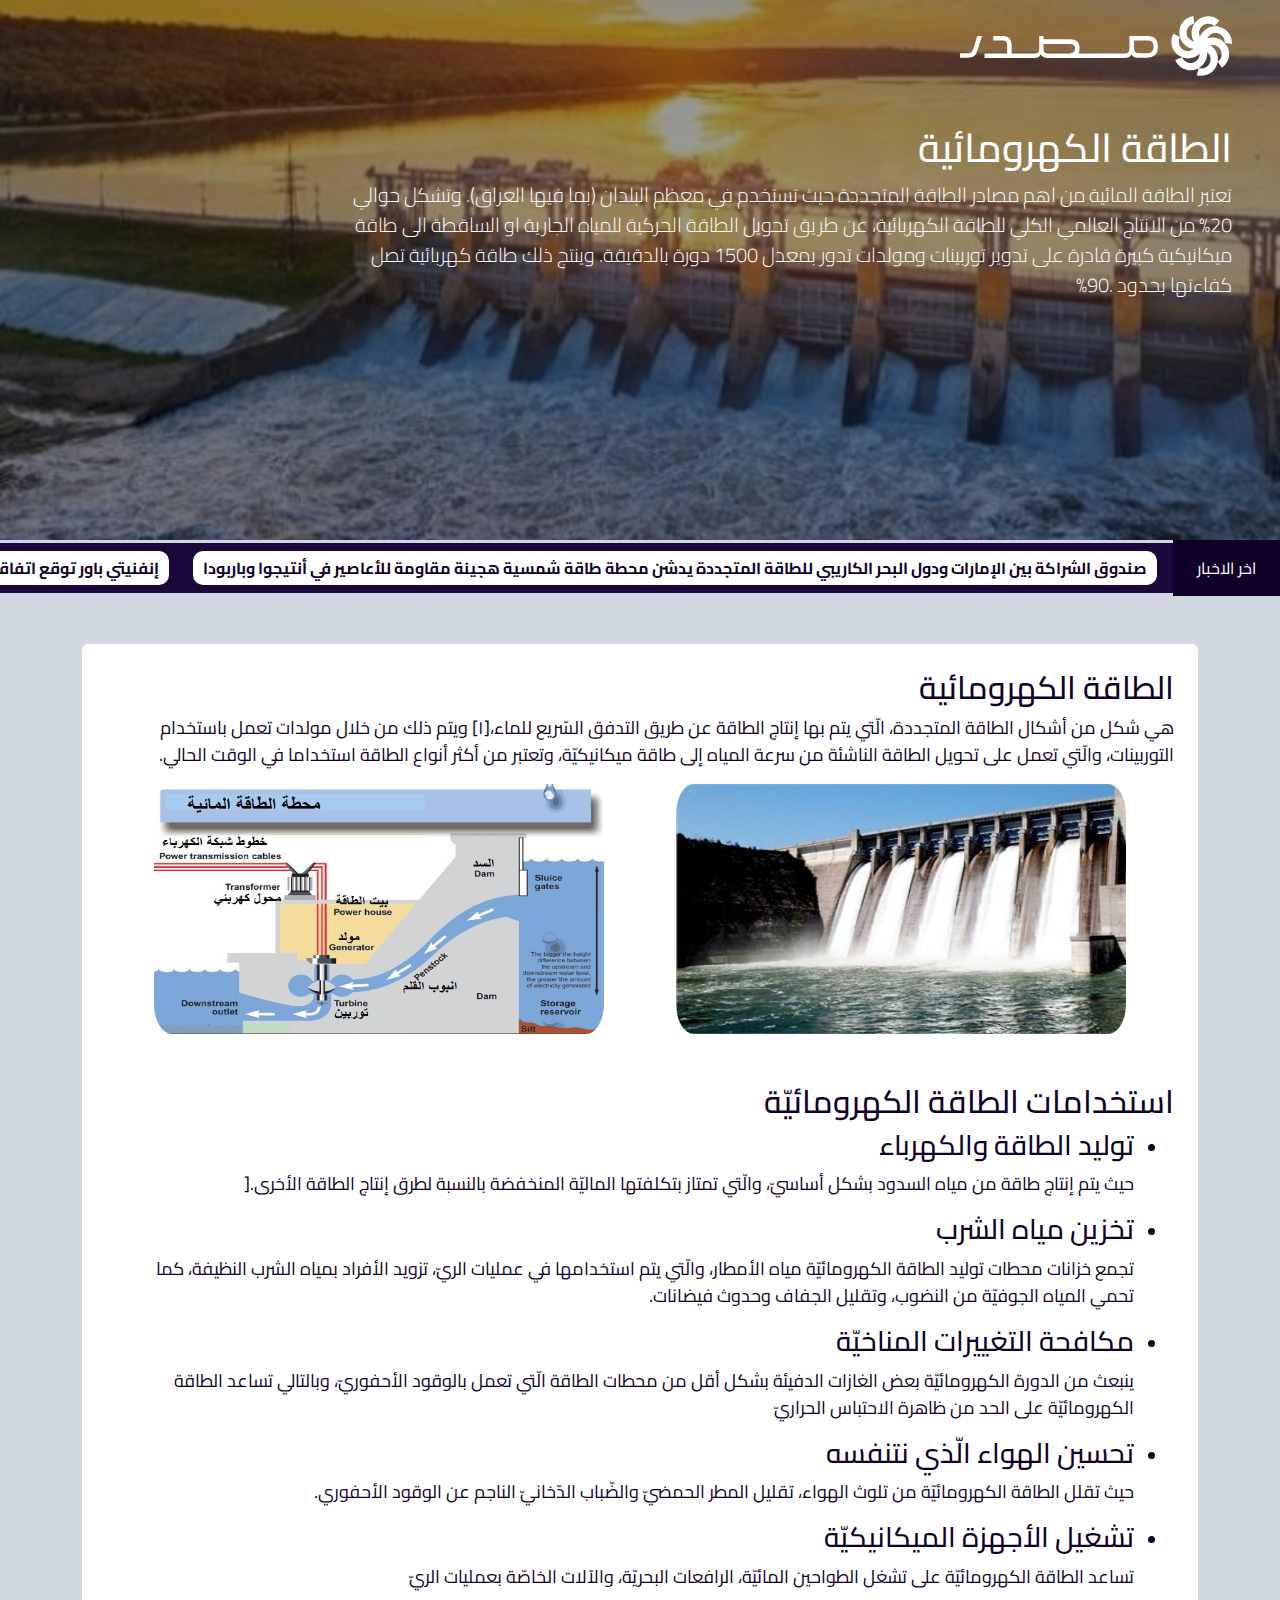
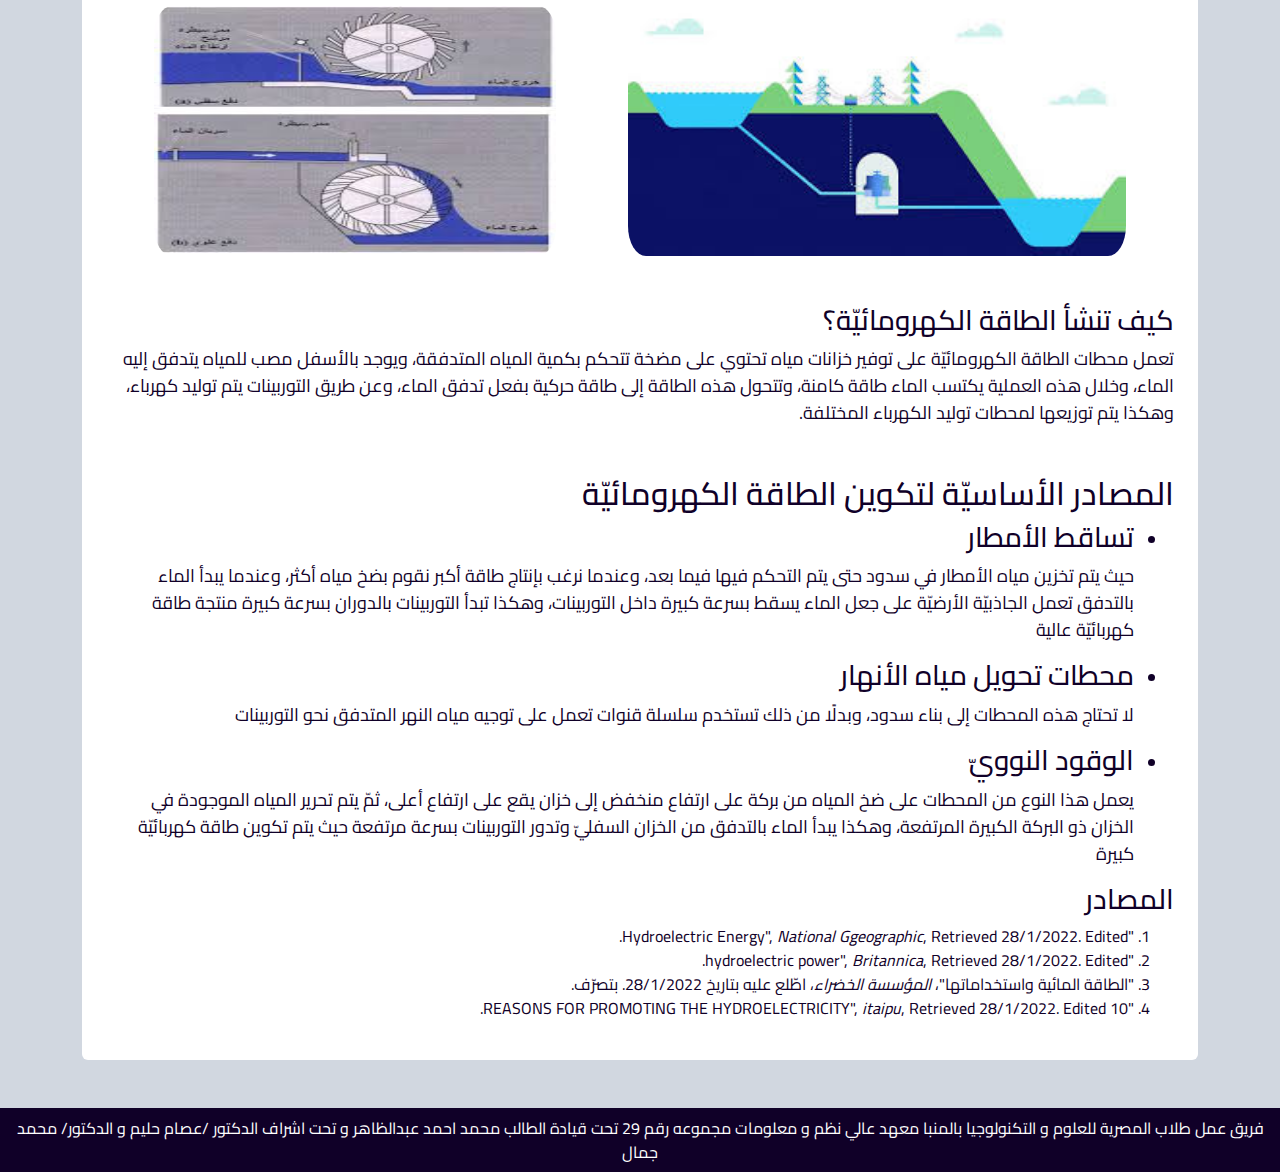
<file: pages/hdropower.html>
<!DOCTYPE html>
<html lang="ar" dir="rtl">

<head>
  <meta charset="UTF-8">
  <meta name="viewport" content="width=device-width, initial-scale=1.0">
  <link rel="icon" href="../media/images/pages/hydrogen/icon.svg">
  <link rel="stylesheet" href="../css/bootstrap.min.css">
  <link rel="stylesheet" href="../css/style.css">

  <title>الطاقة الكهرومائية</title>
</head>

<body>
  <header class="header z-1 text-white overflow-hidden vh-30 ">
    <div class="overlay position-absolute" style="inset:0">
      <img src="../media/images/Hydropower/1.jpg" alt="banner" class="w-100 h-100" style="object-fit: cover; ">
    </div>
    <a href="../index.html"> <img src="../media/images/logo.svg" alt="logo"
        class="w-25 z-3 position-relative pt-3 pe-5 wow bounceInLeft" data-wow-duration="1s"> </a>
    <div class="z-3 position-relative pt-5 pe-5 w-75">
      <h1 class="fs-[3rem]  wow bounceInRight" data-wow-duration="1s" data-wow-delay="1s">الطاقة الكهرومائية</h1>
      <p class="wow bounceInUp" style="font-size: 20px;font-weight: 300;" data-wow-duration="1s" data-wow-delay="2s">
        تعتبر الطاقة المائية من اهم مصادر الطاقة المتجددة حيث تستخدم في معظم البلدان (بما فيها العراق).
        وتشكل حوالي 20% من الانتاج العالمي الكلي للطاقة الكهربائية، عن طريق تحويل الطاقة الحركية
        للمياه الجارية او الساقطة الى طاقة ميكانيكية كبيرة قادرة على تدوير توربينات ومولدات تدور بمعدل
        1500 دورة بالدقيقة. وينتج ذلك طاقة كهربائية تصل كفاءتها بحدود .90%

      </p>
    </div>

  </header>

  <div class=" breaking-news d-flex justify-content-between align-items-center ">
    <div class=" bg-primary px-4 py-3 text-nowrap">اخر الاخبار</div>
    <div class=" tricker flex-grow-1 bg-secoundary px-3 py-2 overflow-hidden ">
      <div class=" tricker-wraper  d-flex gap-4 flex-nowrap" style="width: fit-content;">
        <div class="news">صندوق الشراكة بين الإمارات ودول البحر الكاريبي للطاقة المتجددة يدشن محطة طاقة شمسية هجينة
          مقاومة للأعاصير في أنتيجوا وباربودا</div>
        <div class="news">إنفنيتي باور توقع اتفاقية مدتها 20 عامًا مع شركة الكهرباء الوطنية السنغاليةSenelec لتوفير
          حلول
          بطاريات تخزين الطاقة على مستوى البنية التحتية في السنغال</div>
        <div class="news">أول تحالف بحثي في الإمارات لتوسيع إنتاج وقود الطيران المستدام</div>
        <div class="news">منصة "شباب من أجل الاستدامة" تعلن عن المشروع الفائز بمسابقة "الابتكار من أجل المناخ"</div>
        <div class="news">ثورة طاقة متجددة بمشاركة مصرية.. جيل جديد من بطاريايات الزنك</div>
        <div class="news">"توتال إنرجيز" تستحوذ على مشروعين لطاقة الرياح في الدنمارك</div>
        <div class="news">118 دولة تتعهد بمضاعفة الطاقة المتجددة 3 مرات بحلول 2030</div>
        <div class="news">وزير الطاقة السعودي: يمكننا أن نكون المصدر للهيدروجين النظيف</div>
        <div class="news">IRENA: العالم بحاجة لخفض الانبعاثات 40% بحلول 2030
        </div>
        <div class="news"> أردوغان: نسبة استخدام الطاقة المتجددة في تركيا ارتفعت %1</div>
      </div>
    </div>
    <div class="blog">

    </div>
  </div>
  <main class="container ">
    <div class="content bg-white rounded p-4  mt-5 ">
      <h2>الطاقة الكهرومائية</h2>
      <p>هي شكل من أشكال الطاقة المتجددة، الّتي يتم بها إنتاج الطاقة عن طريق التدفق السّريع للماء،[١] ويتم ذلك من خلال
        مولدات تعمل باستخدام التوربينات، والّتي تعمل على تحويل الطاقة الناشئة من سرعة المياه إلى طاقة ميكانيكيّة، وتعتبر
        من أكثر أنواع الطاقة استخداما في الوقت الحالي.
      </p>
      <div class="row gap-5 px-5 ">
        <img class="col-12 col-md" style="border-radius: 30px;height: 250px;" src="../media/images/Hydropower/2.jpg"
          alt="hydrogen">
        <img class="col-12 col-md " style="border-radius: 30px;height: 250px;" src="../media/images/Hydropower/3.jpg"
          alt="hydrogen">
      </div>
      <h2 class="mt-5">استخدامات الطاقة الكهرومائيّة</h2>
      <ul>
        <li>
          <h3>توليد الطاقة والكهرباء
          </h3>
          <p>حيث يتم إنتاج طاقة من مياه السدود بشكل أساسيّ، والّتي تمتاز بتكلفتها الماليّة المنخفضة بالنسبة لطرق
            إنتاج الطاقة الأخرى.[
          </p>
        </li>
        <li>
          <h3>تخزين مياه الشرب
          </h3>
          <p>تجمع خزانات محطات توليد الطاقة الكهرومائيّة مياه الأمطار، والّتي يتم استخدامها في عمليات الريّ، تزويد
            الأفراد بمياه الشرب النظيفة، كما تحمي المياه الجوفيّة من النضوب، وتقليل الجفاف وحدوث فيضانات.

          </p>
        </li>
        <li>
          <h3>مكافحة التغييرات المناخيّة

          </h3>
          <p>ينبعث من الدورة الكهرومائيّة بعض الغازات الدفيئة بشكل أقل من محطات الطاقة الّتي تعمل بالوقود الأحفوريّ،
            وبالتالي تساعد الطاقة الكهرومائيّة على الحد من ظاهرة الاحتباس الحراريّ
          </p>
        </li>
        <li>
          <h3>تحسين الهواء الّذي نتنفسه

          </h3>
          <p>حيث تقلل الطاقة الكهرومائيّة من تلوث الهواء، تقليل المطر الحمضيّ والضّباب الدّخانيّ الناجم عن الوقود
            الأحفوري.
          </p>
        </li>
        <li>
          <h3>تشغيل الأجهزة الميكانيكيّة
          </h3>
          <p>تساعد الطاقة الكهرومائيّة على تشغل الطواحين المائيّة، الرافعات البحريّة، والآلات الخاصّة بعمليات الريّ
          </p>
        </li>

      </ul>
      <div class="row gap-5 px-5 ">
        <img class=" col-12 col-md" style="border-radius: 30px;height: 250px;" src="../media/images/Hydropower/4.jpeg"
          alt="hydrogen">
        <img class="col-12 col-md " style="border-radius: 30px;height: 250px;" src="../media/images/Hydropower/5.jpeg"
          alt="hydrogen">
      </div>
      <h3 class="mt-5">كيف تنشأ الطاقة الكهرومائيّة؟
      </h3>
      <p>تعمل محطات الطاقة الكهرومائيّة على توفير خزانات مياه تحتوي على مضخة تتحكم بكمية المياه المتدفقة، ويوجد بالأسفل
        مصب للمياه يتدفق إليه الماء، وخلال هذه العملية يكتسب الماء طاقة كامنة، وتتحول هذه الطاقة إلى طاقة حركية بفعل
        تدفق الماء، وعن طريق التوربينات يتم توليد كهرباء، وهكذا يتم توزيعها لمحطات توليد الكهرباء المختلفة.

      </p>

      <h2 class="mt-5">المصادر الأساسيّة لتكوين الطاقة الكهرومائيّة
      </h2>
      <ul>
        <li>
          <h3>تساقط الأمطار
          </h3>
          <p>حيث يتم تخزين مياه الأمطار في سدود حتى يتم التحكم فيها فيما بعد، وعندما نرغب بإنتاج طاقة أكبر نقوم بضخ مياه
            أكثر، وعندما يبدأ الماء بالتدفق تعمل الجاذبيّة الأرضيّة على جعل الماء يسقط بسرعة كبيرة داخل التوربينات،
            وهكذا تبدأ التوربينات بالدوران بسرعة كبيرة منتجة طاقة كهربائيّة عالية

          </p>
        </li>
        <li>
          <h3>محطات تحويل مياه الأنهار

          </h3>
          <p>لا تحتاج هذه المحطات إلى بناء سدود، وبدلًا من ذلك تستخدم سلسلة قنوات تعمل على توجيه مياه النهر المتدفق نحو
            التوربينات

          </p>
        </li>
        <li>
          <h3>الوقود النوويّ
          </h3>
          <p>يعمل هذا النوع من المحطات على ضخ المياه من بركة على ارتفاع منخفض إلى خزان يقع على ارتفاع أعلى، ثمّ يتم
            تحرير المياه الموجودة في الخزان ذو البركة الكبيرة المرتفعة، وهكذا يبدأ الماء بالتدفق من الخزان السفليّ وتدور
            التوربينات بسرعة مرتفعة حيث يتم تكوين طاقة كهربائيّة كبيرة
          </p>
        </li>

      </ul>
      <h3>المصادر</h3>
      <ol class="references" style="display: block;">
        <li id="cite_note-c4674b8a_7b85_4be6_97a0_76de370b5abf-1">
          <a rel="nofollow" class="external text"
            href="https://www.nationalgeographic.org/encyclopedia/hydroelectric-energy/?fbclid=IwAR1ah8kuiA0Q5zZquH4FtSgLxcNvXMUMaRnhetsPKG66bn3X215J60TQKGs">"Hydroelectric
            Energy"</a>, <i>National Ggeographic</i>, Retrieved 28/1/2022. Edited.
        </li>
        <li id="cite_note-52549d75_d665_43c5_9b04_b820853f7323-2">
          <a rel="nofollow" class="external text"
            href="https://www.britannica.com/science/hydroelectric-power">"hydroelectric power"</a>,
          <i>Britannica</i>, Retrieved 28/1/2022. Edited.
        </li>
        <li id="cite_note-3f6acd0c_b089_444f_8784_3ac17eb077b8-3">
          <a rel="nofollow" class="external text"
            href="https://alkhadraasy.com/2019/09/29/%D8%A7%D9%84%D8%B7%D8%A7%D9%82%D8%A9-%D8%A7%D9%84%D9%85%D8%A7%D8%A6%D9%8A%D8%A9-%D9%88%D8%A7%D8%B3%D8%AA%D8%AE%D8%AF%D8%A7%D9%85%D8%A7%D8%AA%D9%87%D8%A7/?fbclid=IwAR1SZFXd265xI9-ZU5odp6CqjuCqU_Cuyl_QdVs6SNhN-a15PQa-4XvN9_c#:~:text=%E2%80%93%20%D8%AA%D8%B4%D8%BA%D9%8A%D9%84%20%D8%A7%D9%84%D9%85%D8%B7%D8%A7%D8%AD%D9%86%20%D9%88%D8%AA%D8%B3%D9%8A%D9%8A%D8%B1%20%D8%A7%D9%84%D8%A2%D9%84%D8%A7%D8%AA%20%D8%A8%D9%88%D8%A7%D8%B3%D8%B7%D8%A9,%D8%A7%D9%84%D9%85%D8%A7%D8%A6%D9%8A%D8%A9%20%D9%88%D8%A7%D9%84%D8%B1%D8%A7%D9%81%D8%B9%D8%A7%D8%AA%20%D8%A7%D9%84%D8%A8%D8%AD%D8%B1%D9%8A%D8%A9%20%D9%88%D8%A7%D9%84%D9%85%D8%B5%D8%A7%D8%B9%D8%AF%20%D8%A7%D9%84%D9%85%D9%86%D8%B2%D9%84%D9%8A%D8%A9">"الطاقة
            المائية واستخداماتها"</a>، <i>المؤسسة الخضراء</i>، اطّلع عليه بتاريخ 28/1/2022. بتصرّف.
        </li>
        <li id="cite_note-b263c8dd_ce51_4e47_913e_038e7ac98151-4">

          <a rel="nofollow" class="external text"
            href="https://www.itaipu.gov.br/en/energy/10-reasons-promoting-hydroelectricity?fbclid=IwAR3Olt9vfACcAQVXoOSR9HYqGTc2jHRH_BWPdjnkkz93DM0G7oTFeczm-Ik">"10
            REASONS FOR PROMOTING THE HYDROELECTRICITY"</a>, <i>itaipu</i>, Retrieved 28/1/2022. Edited.
        </li>
      </ol>
    </div>
  </main>
  <footer class="bg-primary py-2 mt-5 text-center">
    فريق عمل طلاب المصرية للعلوم و التكنولوجيا بالمنبا معهد عالي نظم و معلومات مجموعه رقم 29 تحت قيادة الطالب محمد احمد عبدالظاهر و تحت اشراف الدكتور /عصام حليم و الدكتور/ محمد جمال
  </footer>
  <script src="../js/bootstrap.bundle.min.js"></script>
</body>

</html>
</file>
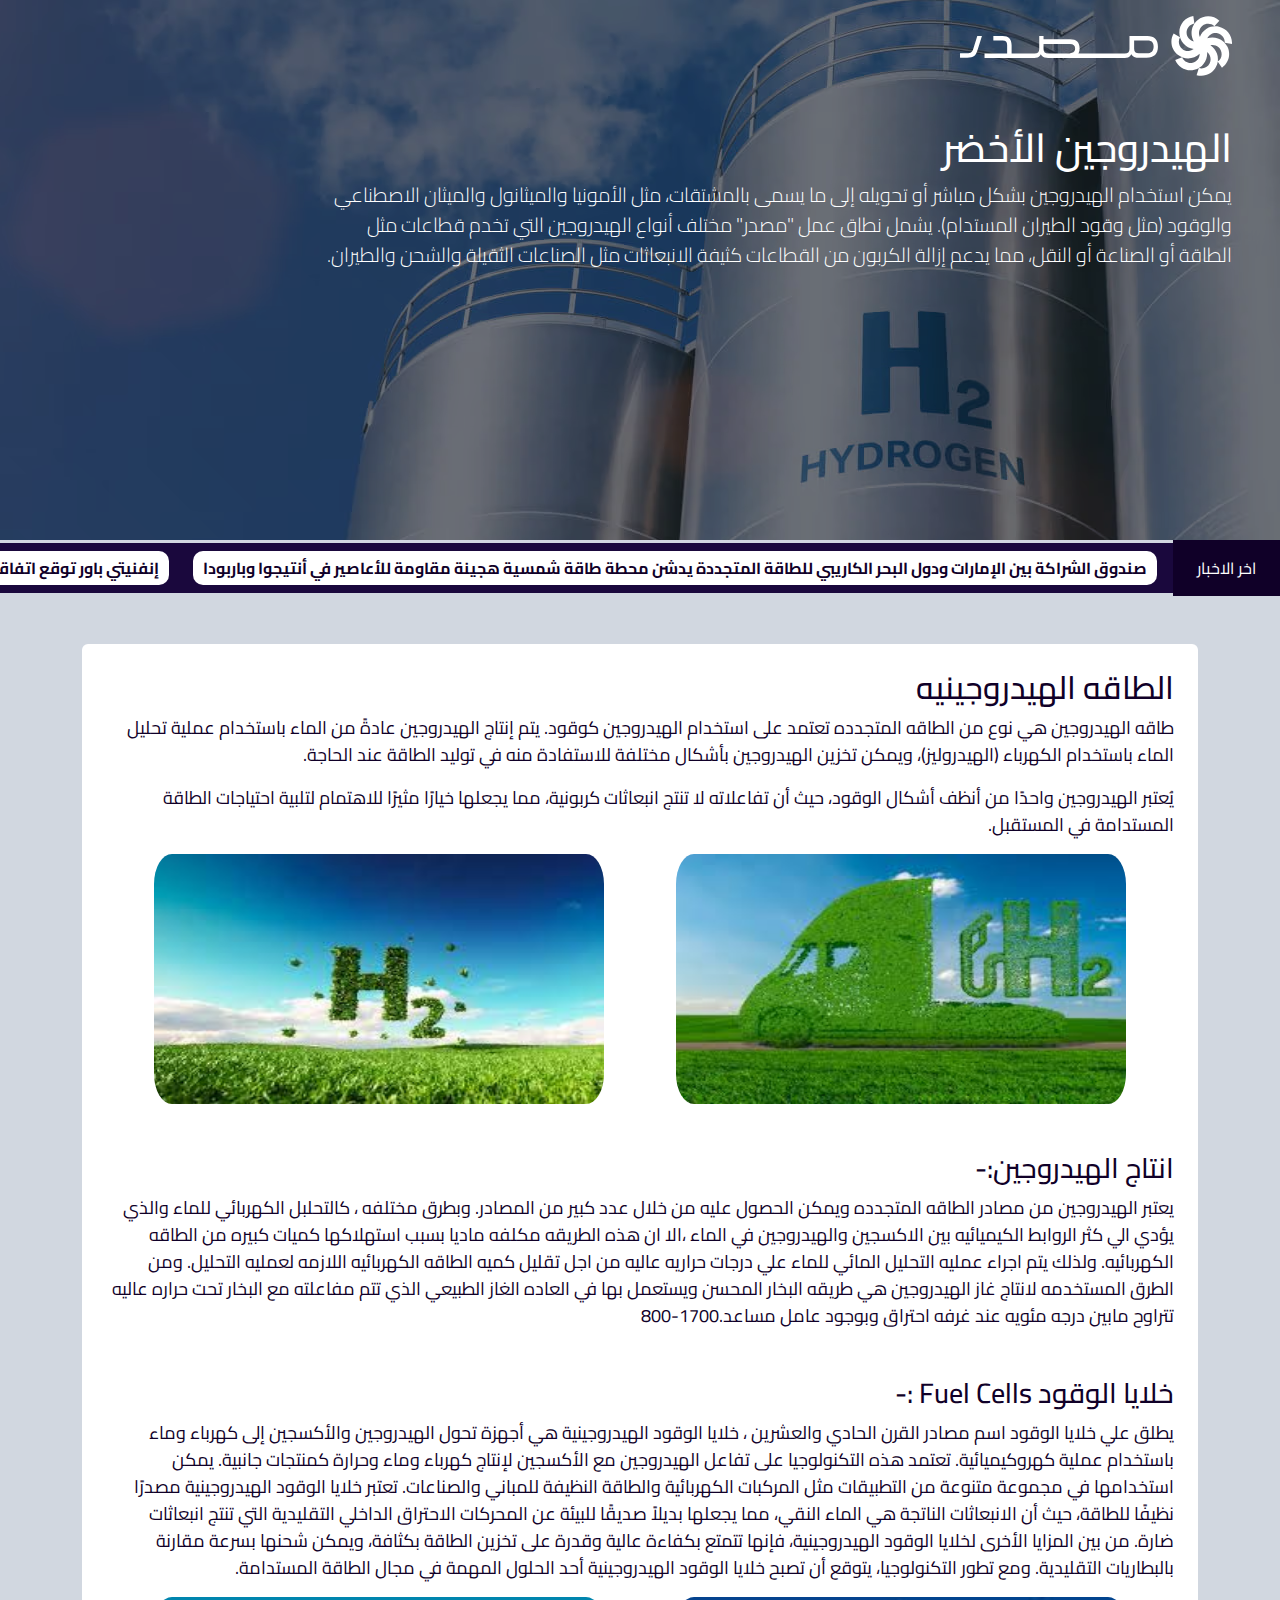
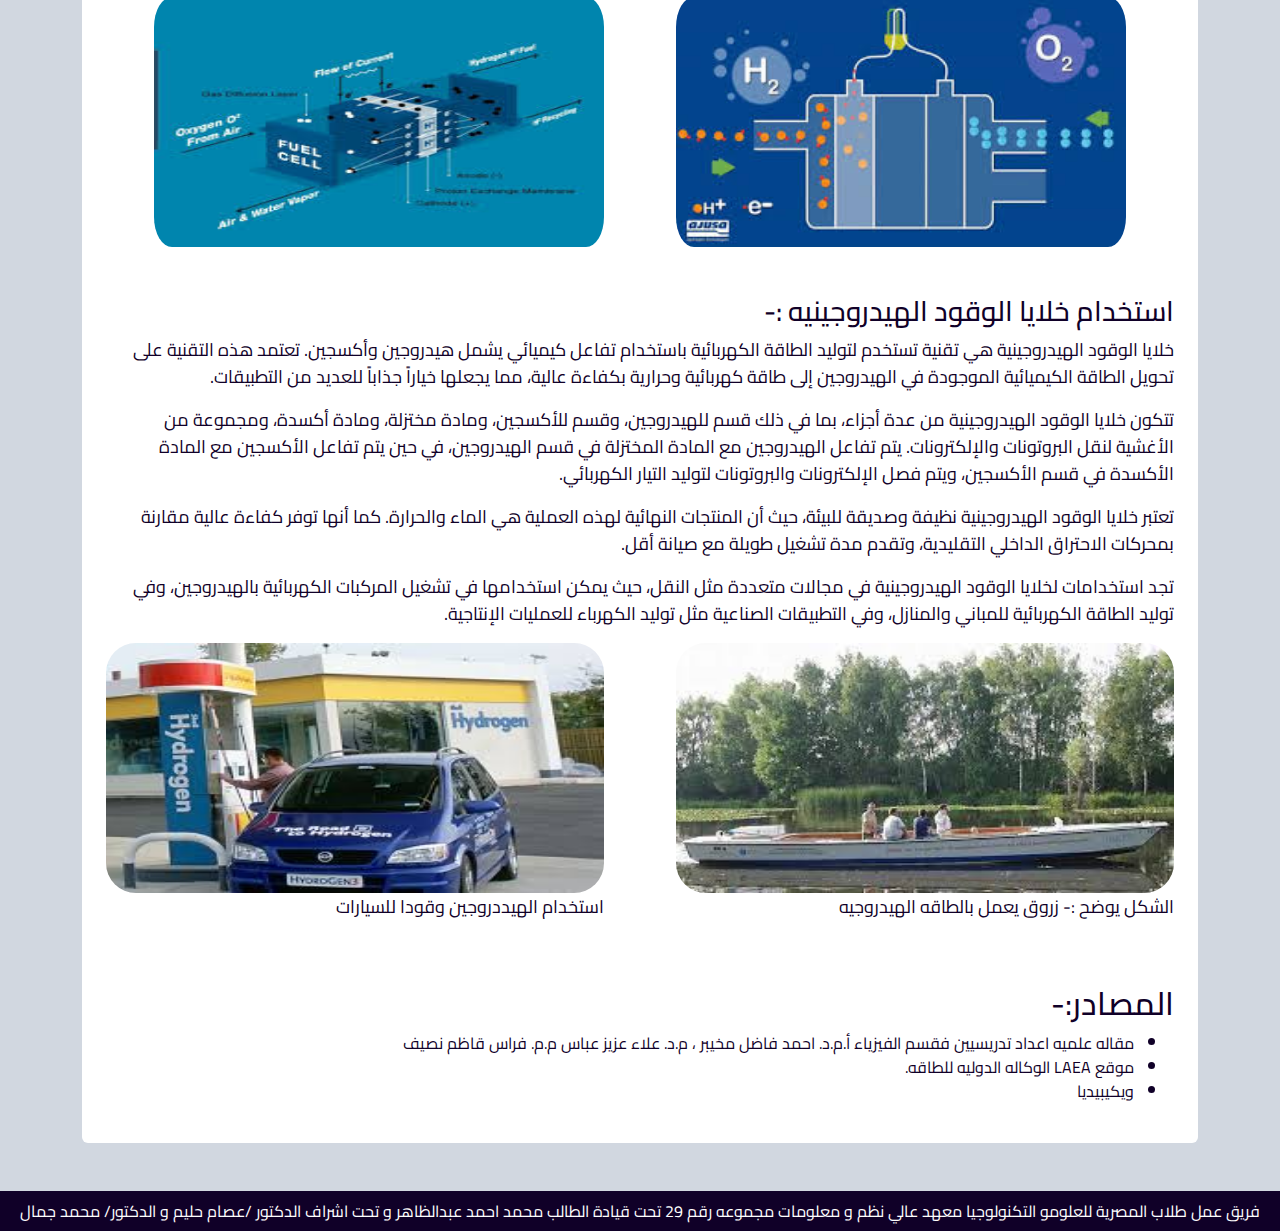
<file: pages/hydrogen.html>
<!DOCTYPE html>
<html lang="ar" dir="rtl">

<head>
  <meta charset="UTF-8">
  <meta name="viewport" content="width=device-width, initial-scale=1.0">
  <link rel="icon" href="../media/images/pages/hydrogen/icon.svg">
  <link rel="stylesheet" href="../css/bootstrap.min.css">
  <link rel="stylesheet" href="../css/style.css">

  <title>الهيدروجين الأخضر</title>
</head>

<body>
  <header class="header z-1 text-white overflow-hidden vh-30">
    <div class="overlay position-absolute">
      <img src="../media/images/pages/hydrogen/green-hydrogen-banner.jpg" alt="banner" style="object-fit: cover;">
    </div>
    <a href="../index.html"> <img src="../media/images/logo.svg" alt="logo"
        class="w-25 z-3 position-relative pt-3 pe-5 wow bounceInLeft" data-wow-duration="1s"> </a>
    <div class="z-3 position-relative pt-5 pe-5 w-75">
      <h1 class="fs-[3rem]  wow bounceInRight" data-wow-duration="1s" data-wow-delay="1s">الهيدروجين الأخضر</h1>
      <p class="wow bounceInUp" style="font-size: 20px;font-weight: 300;" data-wow-duration="1s" data-wow-delay="2s">
        يمكن استخدام الهيدروجين بشكل مباشر أو تحويله إلى ما يسمى بالمشتقات، مثل الأمونيا والميثانول والميثان الاصطناعي
        والوقود (مثل وقود الطيران المستدام). يشمل نطاق عمل "مصدر" مختلف أنواع الهيدروجين التي تخدم قطاعات مثل الطاقة أو
        الصناعة أو النقل، مما يدعم إزالة الكربون من القطاعات كثيفة الانبعاثات مثل الصناعات الثقيلة والشحن والطيران.
      </p>
    </div>

  </header>

  <div class=" breaking-news d-flex justify-content-between  align-items-center ">
    <div class=" bg-primary px-4 py-3 text-nowrap">اخر الاخبار</div>
    <div class=" tricker flex-grow-1 bg-secoundary px-3 py-2 overflow-hidden ">
      <div class=" tricker-wraper  d-flex gap-4 flex-nowrap" style="width: fit-content;">
        <div class="news">صندوق الشراكة بين الإمارات ودول البحر الكاريبي للطاقة المتجددة يدشن محطة طاقة شمسية هجينة
          مقاومة للأعاصير في أنتيجوا وباربودا</div>
        <div class="news">إنفنيتي باور توقع اتفاقية مدتها 20 عامًا مع شركة الكهرباء الوطنية السنغاليةSenelec لتوفير
          حلول
          بطاريات تخزين الطاقة على مستوى البنية التحتية في السنغال</div>
        <div class="news">أول تحالف بحثي في الإمارات لتوسيع إنتاج وقود الطيران المستدام</div>
        <div class="news">منصة "شباب من أجل الاستدامة" تعلن عن المشروع الفائز بمسابقة "الابتكار من أجل المناخ"</div>
        <div class="news">ثورة طاقة متجددة بمشاركة مصرية.. جيل جديد من بطاريايات الزنك</div>
        <div class="news">"توتال إنرجيز" تستحوذ على مشروعين لطاقة الرياح في الدنمارك</div>
        <div class="news">118 دولة تتعهد بمضاعفة الطاقة المتجددة 3 مرات بحلول 2030</div>
        <div class="news">وزير الطاقة السعودي: يمكننا أن نكون المصدر للهيدروجين النظيف</div>
        <div class="news">IRENA: العالم بحاجة لخفض الانبعاثات 40% بحلول 2030
        </div>
        <div class="news"> أردوغان: نسبة استخدام الطاقة المتجددة في تركيا ارتفعت %1</div>
      </div>
    </div>
    <div class="blog">

    </div>
  </div>
  <main class="container ">
    <div class="content bg-white rounded p-4  mt-5 ">
      <h2>الطاقه الهيدروجينيه</h2>
      <p>طاقه الهيدروجين هي نوع من الطاقه المتجدده تعتمد على استخدام الهيدروجين كوقود. يتم إنتاج الهيدروجين عادةً من
        الماء باستخدام عملية تحليل الماء باستخدام الكهرباء (الهيدروليز)، ويمكن تخزين الهيدروجين بأشكال مختلفة للاستفادة
        منه في توليد الطاقة عند الحاجة.</p>
      <p> يُعتبر الهيدروجين واحدًا من أنظف أشكال الوقود، حيث أن تفاعلاته لا تنتج انبعاثات كربونية، مما يجعلها خيارًا
        مثيرًا للاهتمام لتلبية احتياجات الطاقة المستدامة في المستقبل.</p>
      <div class="row gap-5 px-5 ">
        <img class="col-12 col-md" style="border-radius: 30px;height: 250px;" src="../media/images/pages/hydrogen/1.jpg"
          alt="hydrogen">
        <img class="col-12 col-md " style="border-radius: 30px;height: 250px;"
          src="../media/images/pages/hydrogen/2.jpg" alt="hydrogen">
      </div>
      <h3 class="mt-5">انتاج الهيدروجين:-</h3>
      <p>يعتبر الهيدروجين من مصادر الطاقه المتجدده ويمكن الحصول عليه من خلال عدد كبير من المصادر. وبطرق مختلفه ،
        كالتحلبل الكهربائي للماء والذي يؤدي الي كثر الروابط الكيميائيه بين الاكسجين والهيدروجين في الماء ،الا ان هذه
        الطريقه مكلفه ماديا بسبب استهلاكها كميات كبيره من الطاقه الكهربائيه. ولذلك يتم اجراء عمليه التحليل المائي للماء
        علي درجات حراريه عاليه من اجل تقليل كميه الطاقه الكهربائيه اللازمه لعمليه التحليل. ومن الطرق المستخدمه لانتاج
        غاز الهيدروجين هي طريقه البخار المحسن ويستعمل بها في العاده الغاز الطبيعي الذي تتم مفاعلته مع البخار تحت حراره
        عاليه تتراوح مابين درجه مئويه عند غرفه احتراق وبوجود عامل مساعد.1700-800 </p>
      <h3 class="mt-5">خلايا الوقود Fuel Cells :-</h3>
      <p>يطلق علي خلايا الوقود اسم مصادر القرن الحادي والعشرين ، خلايا الوقود الهيدروجينية هي أجهزة تحول الهيدروجين
        والأكسجين إلى كهرباء وماء باستخدام عملية كهروكيميائية. تعتمد هذه التكنولوجيا على تفاعل الهيدروجين مع الأكسجين
        لإنتاج كهرباء وماء وحرارة كمنتجات جانبية. يمكن استخدامها في مجموعة متنوعة من التطبيقات مثل المركبات الكهربائية
        والطاقة النظيفة للمباني والصناعات.
        تعتبر خلايا الوقود الهيدروجينية مصدرًا نظيفًا للطاقة، حيث أن الانبعاثات الناتجة هي الماء النقي، مما يجعلها
        بديلاً صديقًا للبيئة عن المحركات الاحتراق الداخلي التقليدية التي تنتج انبعاثات ضارة.
        من بين المزايا الأخرى لخلايا الوقود الهيدروجينية، فإنها تتمتع بكفاءة عالية وقدرة على تخزين الطاقة بكثافة، ويمكن
        شحنها بسرعة مقارنة بالبطاريات التقليدية. ومع تطور التكنولوجيا، يتوقع أن تصبح خلايا الوقود الهيدروجينية أحد
        الحلول المهمة في مجال الطاقة المستدامة.
      </p>
      <div class="row gap-5 px-5 ">
        <img class=" col-12 col-md" style="border-radius: 30px;height: 250px;"
          src="../media/images/pages/hydrogen/3.jpg" alt="hydrogen">
        <img class="col-12 col-md " style="border-radius: 30px;height: 250px;"
          src="../media/images/pages/hydrogen/4.jpg" alt="hydrogen">
      </div>
      <h3 class="mt-5">استخدام خلايا الوقود الهيدروجينيه :-</h3>
      <p>خلايا الوقود الهيدروجينية هي تقنية تستخدم لتوليد الطاقة الكهربائية باستخدام تفاعل كيميائي يشمل هيدروجين
        وأكسجين. تعتمد هذه التقنية على تحويل الطاقة الكيميائية الموجودة في الهيدروجين إلى طاقة كهربائية وحرارية بكفاءة
        عالية، مما يجعلها خياراً جذاباً للعديد من التطبيقات.</p>
      <p>تتكون خلايا الوقود الهيدروجينية من عدة أجزاء، بما في ذلك قسم للهيدروجين، وقسم للأكسجين، ومادة مختزلة، ومادة
        أكسدة، ومجموعة من الأغشية لنقل البروتونات والإلكترونات. يتم تفاعل الهيدروجين مع المادة المختزلة في قسم
        الهيدروجين، في حين يتم تفاعل الأكسجين مع المادة الأكسدة في قسم الأكسجين، ويتم فصل الإلكترونات والبروتونات لتوليد
        التيار الكهربائي.</p>
      <p>تعتبر خلايا الوقود الهيدروجينية نظيفة وصديقة للبيئة، حيث أن المنتجات النهائية لهذه العملية هي الماء والحرارة.
        كما أنها توفر كفاءة عالية مقارنة بمحركات الاحتراق الداخلي التقليدية، وتقدم مدة تشغيل طويلة مع صيانة أقل.</p>
      <p>تجد استخدامات لخلايا الوقود الهيدروجينية في مجالات متعددة مثل النقل، حيث يمكن استخدامها في تشغيل المركبات
        الكهربائية بالهيدروجين، وفي توليد الطاقة الكهربائية للمباني والمنازل، وفي التطبيقات الصناعية مثل توليد الكهرباء
        للعمليات الإنتاجية.</p>
      <div class="row gap-5">
        <div class=" col-12 col-md">
          <img class="w-100" style="border-radius: 30px;height: 250px;" src="../media/images/pages/hydrogen/5.jpg"
            alt="hydrogen">
          <p>الشكل يوضح :- زروق يعمل بالطاقه الهيدروجيه</p>
        </div>
        <div class=" col-12 col-md">
          <img class="w-100" style="border-radius: 30px;height: 250px;" src="../media/images/pages/hydrogen/6.jpg"
            alt="hydrogen">
          <p>استخدام الهيددروجين وقودا للسيارات</p>
        </div>
      </div>
      <h2 class="mt-5">المصادر:-</h2>
      <ul>
        <li> مقاله علميه اعداد تدريسيين فقسم الفيزياء أ.م.د. احمد فاضل مخيبر ، م.د. علاء عزيز عباس م.م. فراس قاظم
          نصيف</li>
        <li>موقع LAEA الوكاله الدوليه للطاقه.</li>
        <li>ويكيبيديا</li>
      </ul>
    </div>
  </main>
  <footer class="bg-primary py-2 mt-5 text-center">
      فريق عمل طلاب المصرية للعلومو التكنولوجيا معهد عالي نظم و معلومات مجموعه رقم 29 تحت قيادة الطالب محمد احمد عبدالظاهر و تحت اشراف الدكتور /عصام حليم و الدكتور/ محمد جمال 
  </footer>
  <script src="../js/bootstrap.bundle.min.js"></script>
</body>

</html>
</file>
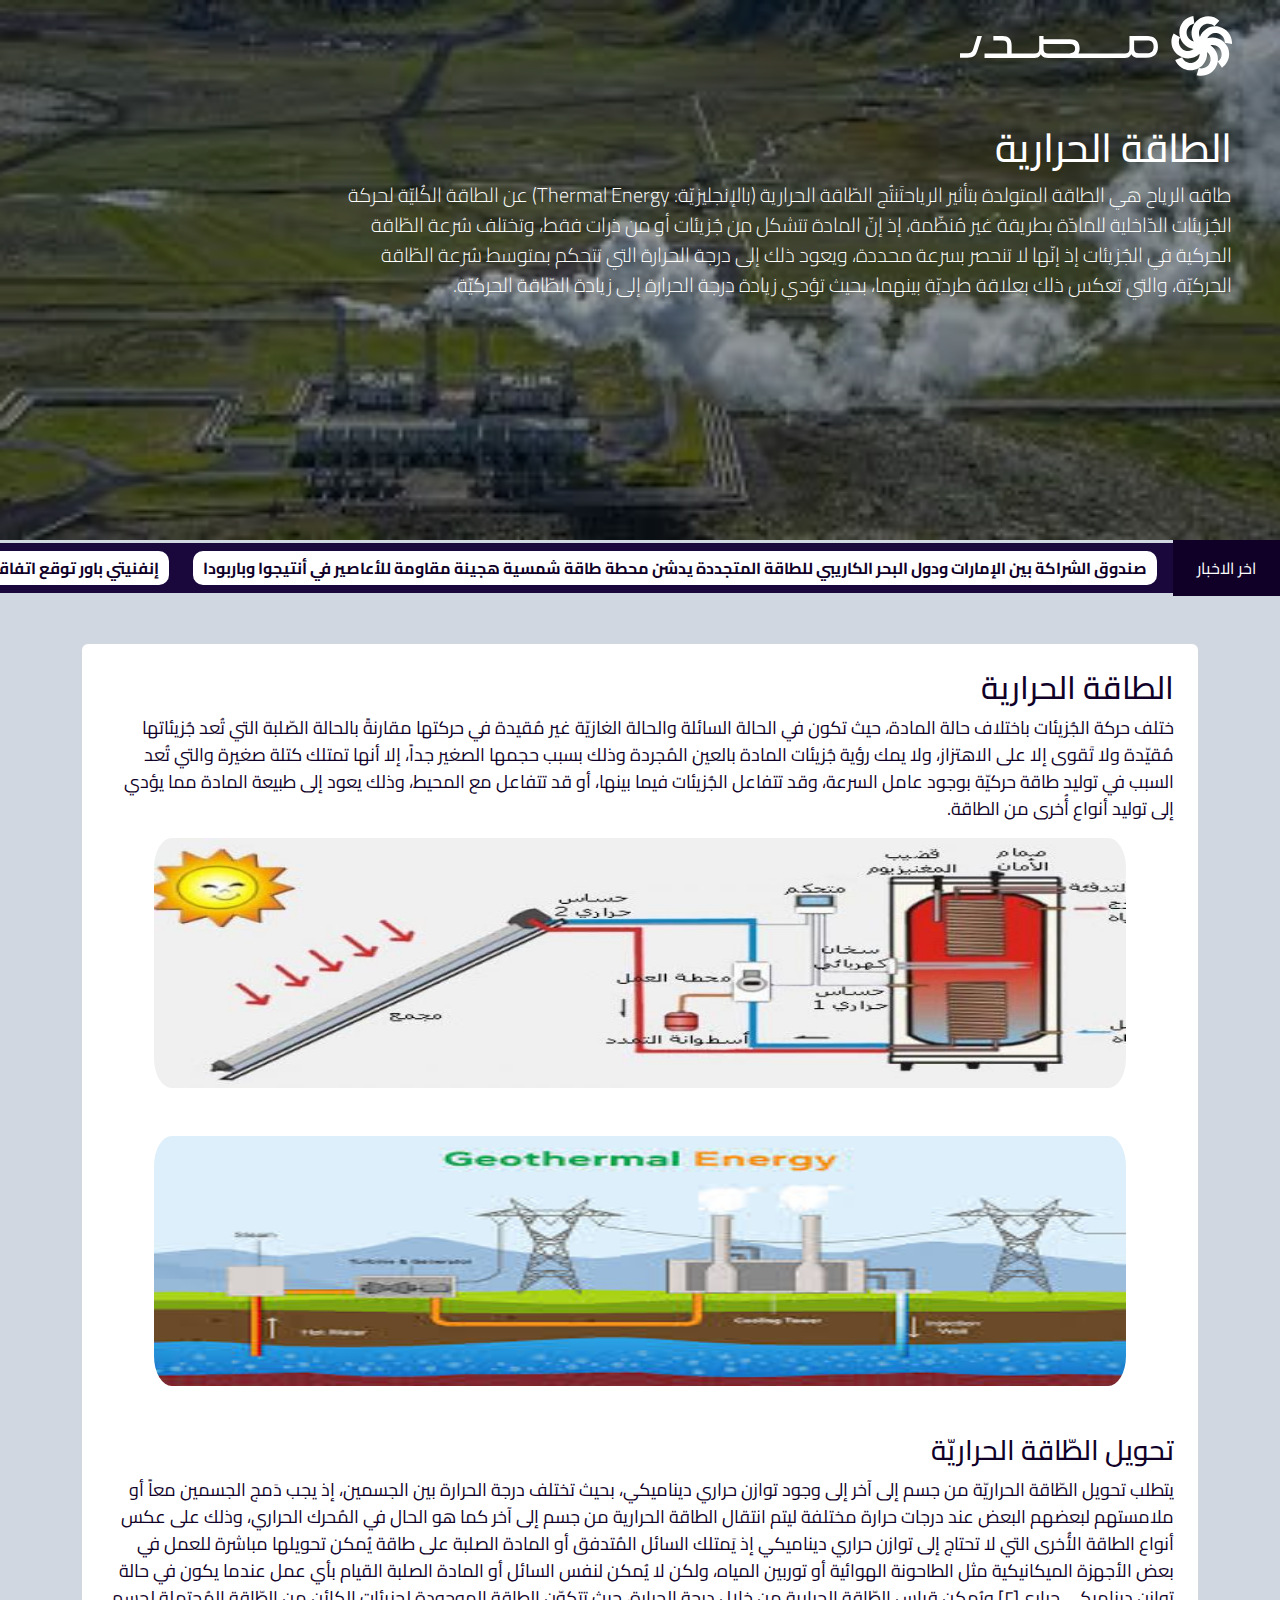
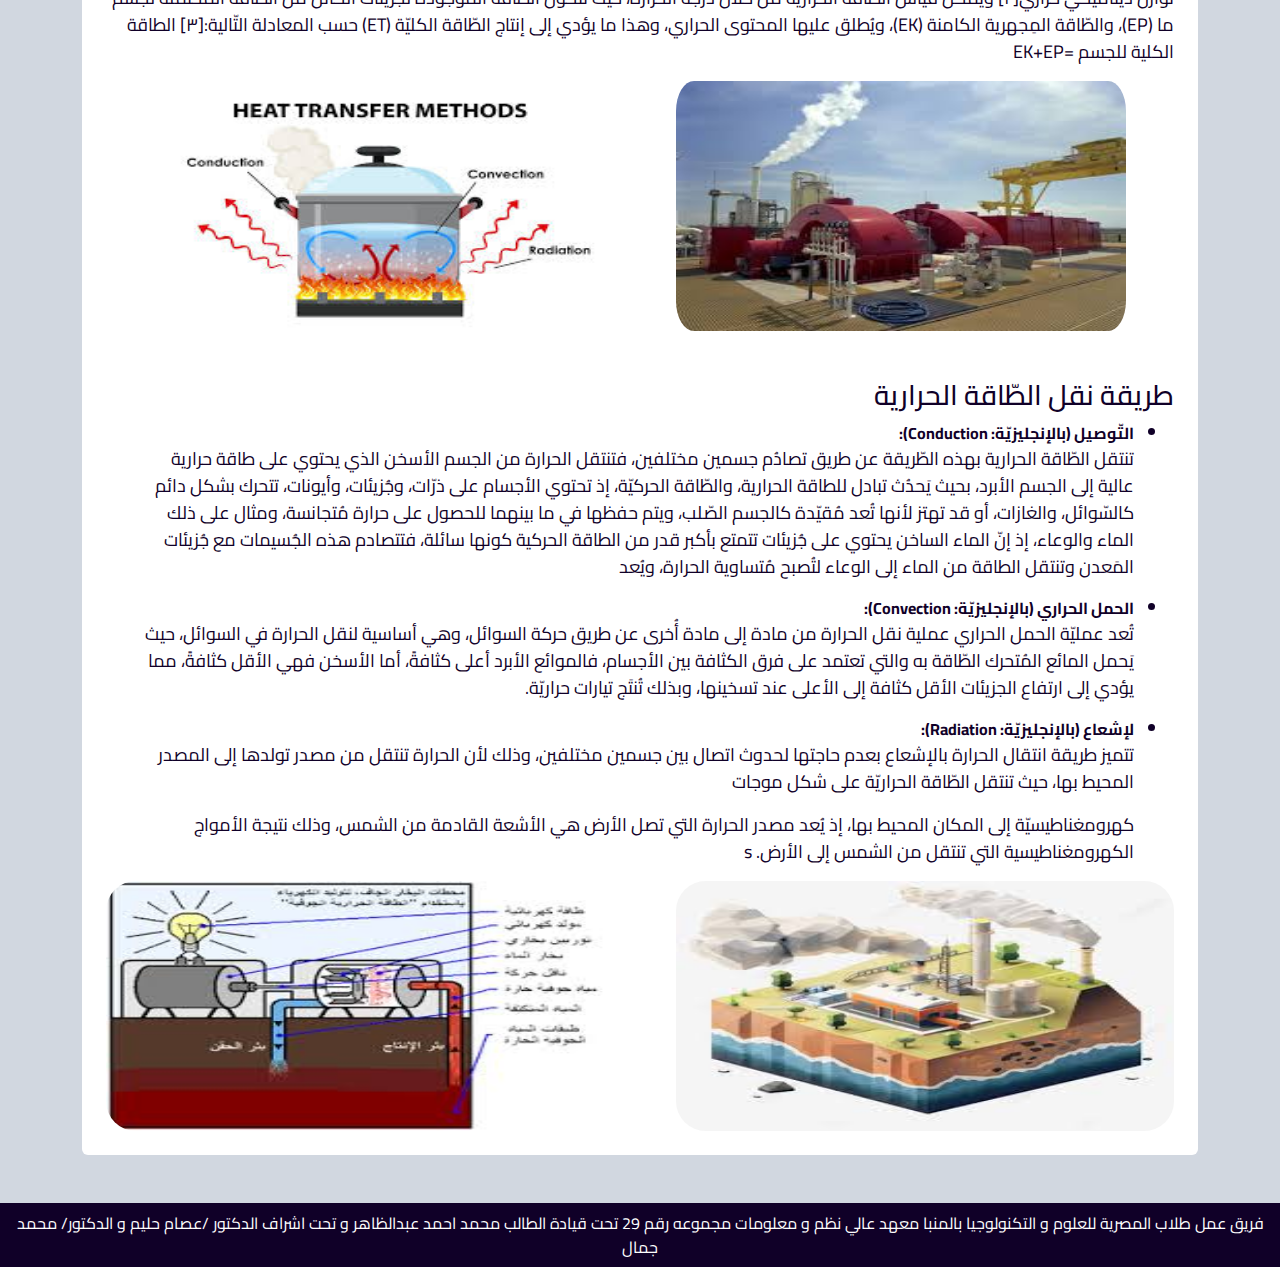
<file: pages/thermal.html>
<!DOCTYPE html>
<html lang="ar" dir="rtl">

<head>
  <meta charset="UTF-8">
  <meta name="viewport" content="width=device-width, initial-scale=1.0">
  <link rel="icon" href="../media/images/pages/hydrogen/icon.svg">
  <link rel="stylesheet" href="../css/bootstrap.min.css">
  <link rel="stylesheet" href="../css/style.css">

  <title>الطاقة الحرارية</title>
</head>

<body>
  <header class="header z-1 text-white overflow-hidden vh-30">
    <div class="overlay position-absolute" style="inset:0">
      <img src="../media/images/thermal/1.jpeg" alt="banner" class="w-100 h-100" style="object-fit: cover;">
    </div>
    <a href="../index.html"> <img src="../media/images/logo.svg" alt="logo"
        class="w-25 z-3 position-relative pt-3 pe-5 wow bounceInLeft" data-wow-duration="1s"> </a>
    <div class="z-3 position-relative pt-5 pe-5 w-75">
      <h1 class="fs-[3rem]  wow bounceInRight" data-wow-duration="1s" data-wow-delay="1s">الطاقة الحرارية</h1>
      <p class="wow bounceInUp" style="font-size: 20px;font-weight: 300;" data-wow-duration="1s" data-wow-delay="2s">
        طاقه الرياح هي الطاقة المتولدة بتأثير الرياحتَنتُج الطّاقة الحرارية (بالإنجليزيّة: Thermal Energy) عن الطاقة
        الكُليّة لحركة الجُزيئات الدّاخلية للمادّة بطريقة غير مُنظّمة، إذ إنّ المادة تتشكل من جُزيئات أو من ذرات فقط،
        وتختلف سُرعة الطّاقة الحركية في الجُزيئات إذ إنّها لا تنحصر بسرعة محددة، ويعود ذلك إلى درجة الحرارة التي تتحكم
        بمتوسط سُرعة الطّاقة الحركيّة، والتي تعكس ذلك بعلاقة طرديّة بينهما، بحيث تؤدي زيادة درجة الحرارة إلى زيادة
        الطّاقة الحركيّة.

      </p>
    </div>

  </header>
  <div class=" breaking-news d-flex justify-content-between  align-items-center ">
    <div class=" bg-primary px-4 py-3 text-nowrap">اخر الاخبار</div>
    <div class=" tricker flex-grow-1 bg-secoundary px-3 py-2 overflow-hidden ">
      <div class=" tricker-wraper  d-flex gap-4 flex-nowrap" style="width: fit-content;">
        <div class="news">صندوق الشراكة بين الإمارات ودول البحر الكاريبي للطاقة المتجددة يدشن محطة طاقة شمسية هجينة
          مقاومة للأعاصير في أنتيجوا وباربودا</div>
        <div class="news">إنفنيتي باور توقع اتفاقية مدتها 20 عامًا مع شركة الكهرباء الوطنية السنغاليةSenelec لتوفير
          حلول
          بطاريات تخزين الطاقة على مستوى البنية التحتية في السنغال</div>
        <div class="news">أول تحالف بحثي في الإمارات لتوسيع إنتاج وقود الطيران المستدام</div>
        <div class="news">منصة "شباب من أجل الاستدامة" تعلن عن المشروع الفائز بمسابقة "الابتكار من أجل المناخ"</div>
        <div class="news">ثورة طاقة متجددة بمشاركة مصرية.. جيل جديد من بطاريايات الزنك</div>
        <div class="news">"توتال إنرجيز" تستحوذ على مشروعين لطاقة الرياح في الدنمارك</div>
        <div class="news">118 دولة تتعهد بمضاعفة الطاقة المتجددة 3 مرات بحلول 2030</div>
        <div class="news">وزير الطاقة السعودي: يمكننا أن نكون المصدر للهيدروجين النظيف</div>
        <div class="news">IRENA: العالم بحاجة لخفض الانبعاثات 40% بحلول 2030
        </div>
        <div class="news"> أردوغان: نسبة استخدام الطاقة المتجددة في تركيا ارتفعت %1</div>
      </div>
    </div>
    <div class="blog">

    </div>
  </div>
  <main class="container ">

    <div class="content bg-white rounded p-4  mt-5 ">
      <h2>الطاقة الحرارية
      </h2>
      <p>ختلف حركة الجُزيئات باختلاف حالة المادة، حيث تكون في الحالة السائلة والحالة الغازيّة غير مُقيدة في حركتها
        مقارنةً بالحالة الصّلبة التي تُعد جُزيئاتها مُقيّدة ولا تَقوى إلا على الاهتزاز، ولا يمك رؤية جُزيئات المادة
        بالعين المُجردة وذلك بسبب حجمها الصغير جداً، إلا أنها تمتلك كتلة صغيرة والتي تُعد السبب في توليد طاقة حركيّة
        بوجود عامل السرعة، وقد تتفاعل الجُزيئات فيما بينها، أو قد تتفاعل مع المحيط، وذلك يعود إلى طبيعة المادة مما يؤدي
        إلى توليد أنواع أُخرى من الطاقة.

      </p>
      <div class="row gap-5 px-5 ">
        <img class="col-12 col-md" style="border-radius: 30px;height: 250px;" src="../media/images/thermal/2.jpg"
          alt="hydrogen">
        <img class="col-12 col-md " style="border-radius: 30px;height: 250px;" src="../media/images/thermal/3.jpeg"
          alt="hydrogen">
      </div>
      <h3 class="mt-5">تحويل الطّاقة الحراريّة

      </h3>
      <p>يتطلب تحويل الطّاقة الحراريّة من جسم إلى آخر إلى وجود توازن حراري ديناميكي، بحيث تختلف درجة الحرارة بين
        الجسمين، إذ يجب دَمج الجسمين معاً أو ملامستهم لبعضهم البعض عند درجات حرارة مختلفة ليتم انتقال الطاقة الحرارية من
        جسم إلى آخر كما هو الحال في المُحرك الحراري، وذلك على عكس أنواع الطاقة الأُخرى التي لا تحتاج إلى توازن حراري
        ديناميكي إذ يَمتلك السائل المُتدفق أو المادة الصلبة على طاقة يُمكن تحويلها مباشرة للعمل في بعض الأجهزة
        الميكانيكية مثل الطاحونة الهوائية أو توربين المياه، ولكن لا يُمكن لنفس السائل أو المادة الصلبة القيام بأي عمل
        عندما يكون في حالة توازن ديناميكي حراري[٢] ويُمكن قياس الطّاقة الحرارية من خلال درجة الحرارة، حيث تتكوّن الطاقة
        الموجودة لجزيئات الكائن من الطّاقة المُحتملة لجسم ما (EP)، والطّاقة المِجهرية الكامنة (EK)، ويُطلق عليها المحتوى
        الحراري، وهذا ما يؤدي إلى إنتاج الطّاقة الكليّة (ET) حسب المعادلة التّالية:[٣] الطاقة الكلية للجسم =EK+EP


      </p>
      <div class="row gap-5 px-5 ">
        <img class="col-12 col-md" style="border-radius: 30px;height: 250px;" src="../media/images/thermal/7.jpeg"
          alt="hydrogen">
        <img class="col-12 col-md " style="border-radius: 30px;height: 250px;" src="../media/images/thermal/4.jpeg"
          alt="hydrogen">
      </div>
      <h3 class="mt-5">طريقة نقل الطّاقة الحرارية</h3>
      <ul>
        <li>
          <span class="fw-bold">التّوصيل (بالإنجليزيّة: Conduction):
          </span>
          <p>تنتقل الطّاقة الحرارية بهذه الطّريقة عن طريق تصادُم جسمين مختلفين، فتنتقل الحرارة من الجسم الأسخن الذي
            يحتوي على طاقة حرارية عالية إلى الجسم الأبرد، بحيث يَحدُث تبادل للطاقة الحرارية، والطّاقة الحركيّة، إذ تحتوي
            الأجسام على ذرّات، وجُزيئات، وأيونات، تتحرك بشكل دائم كالسّوائل، والغازات، أو قد تهتز لأنها تُعد مُقيّدة
            كالجسم الصّلب، ويتم حفظها في ما بينهما للحصول على حرارة مُتجانسة، ومثال على ذلك الماء والوعاء، إذ إنّ الماء
            الساخن يحتوي على جُزيئات تتمتع بأكبر قدر من الطاقة الحركية كونها سائلة، فتتصادم هذه الجُسيمات مع جُزيئات
            المَعدن وتنتقل الطاقة من الماء إلى الوعاء لتُصبح مُتساوية الحرارة، ويُعد
          </p>
        </li>
        <li>
          <span class="fw-bold">الحمل الحراري (بالإنجليزيّة: Convection):
          </span>
          <p>تُعد عمليّة الحمل الحراري عملية نقل الحرارة من مادة إلى مادة أُخرى عن طريق حركة السوائل، وهي أساسية لنقل
            الحرارة في السوائل، حيث يَحمل المائع المُتحرك الطّاقة به والتي تعتمد على فرق الكثافة بين الأجسام، فالموائع
            الأبرد أعلى كثافةً، أما الأسخن فهي الأقل كثافةً، مما يؤدي إلى ارتفاع الجزيئات الأقل كثافة إلى الأعلى عند
            تسخينها، وبذلك تُنتَج تيارات حراريّة.
          </p>
        </li>
        <li>
          <span class="fw-bold">لإشعاع (بالإنجليزيّة: Radiation):

          </span>
          <p>تتميز طريقة انتقال الحرارة بالإشعاع بعدم حاجتها لحدوث اتصال بين جسمين مختلفين، وذلك لأن الحرارة تنتقل من
            مصدر تولدها إلى المصدر المحيط بها، حيث تنتقل الطّاقة الحراريّة على شكل موجات

          </p>
          <p>كهرومغناطيسيّة إلى المكان المحيط بها، إذ يُعد مصدر الحرارة التي تصل الأرض هي الأشعة القادمة من الشمس، وذلك
            نتيجة الأمواج الكهرومغناطيسية التي تنتقل من الشمس إلى الأرض.
            s</p>
        </li>
      </ul>
      <div class="row gap-5">
        <div class=" col-12 col-md">
          <img class="w-100" style="border-radius: 30px;height: 250px;" src="../media/images/thermal/5.jpeg"
            alt="hydrogen">

        </div>
        <div class=" col-12 col-md">
          <img class="w-100" style="border-radius: 30px;height: 250px;" src="../media/images/thermal/6.jpeg"
            alt="hydrogen">

        </div>
      </div>

    </div>
  </main>
  <footer class="bg-primary py-2 mt-5 text-center">
    فريق عمل طلاب المصرية للعلوم و التكنولوجيا بالمنبا معهد عالي نظم و معلومات مجموعه رقم 29 تحت قيادة الطالب محمد احمد عبدالظاهر و تحت اشراف الدكتور /عصام حليم و الدكتور/ محمد جمال
  </footer>
  <script src="../js/bootstrap.bundle.min.js"></script>
</body>

</html>
</file>
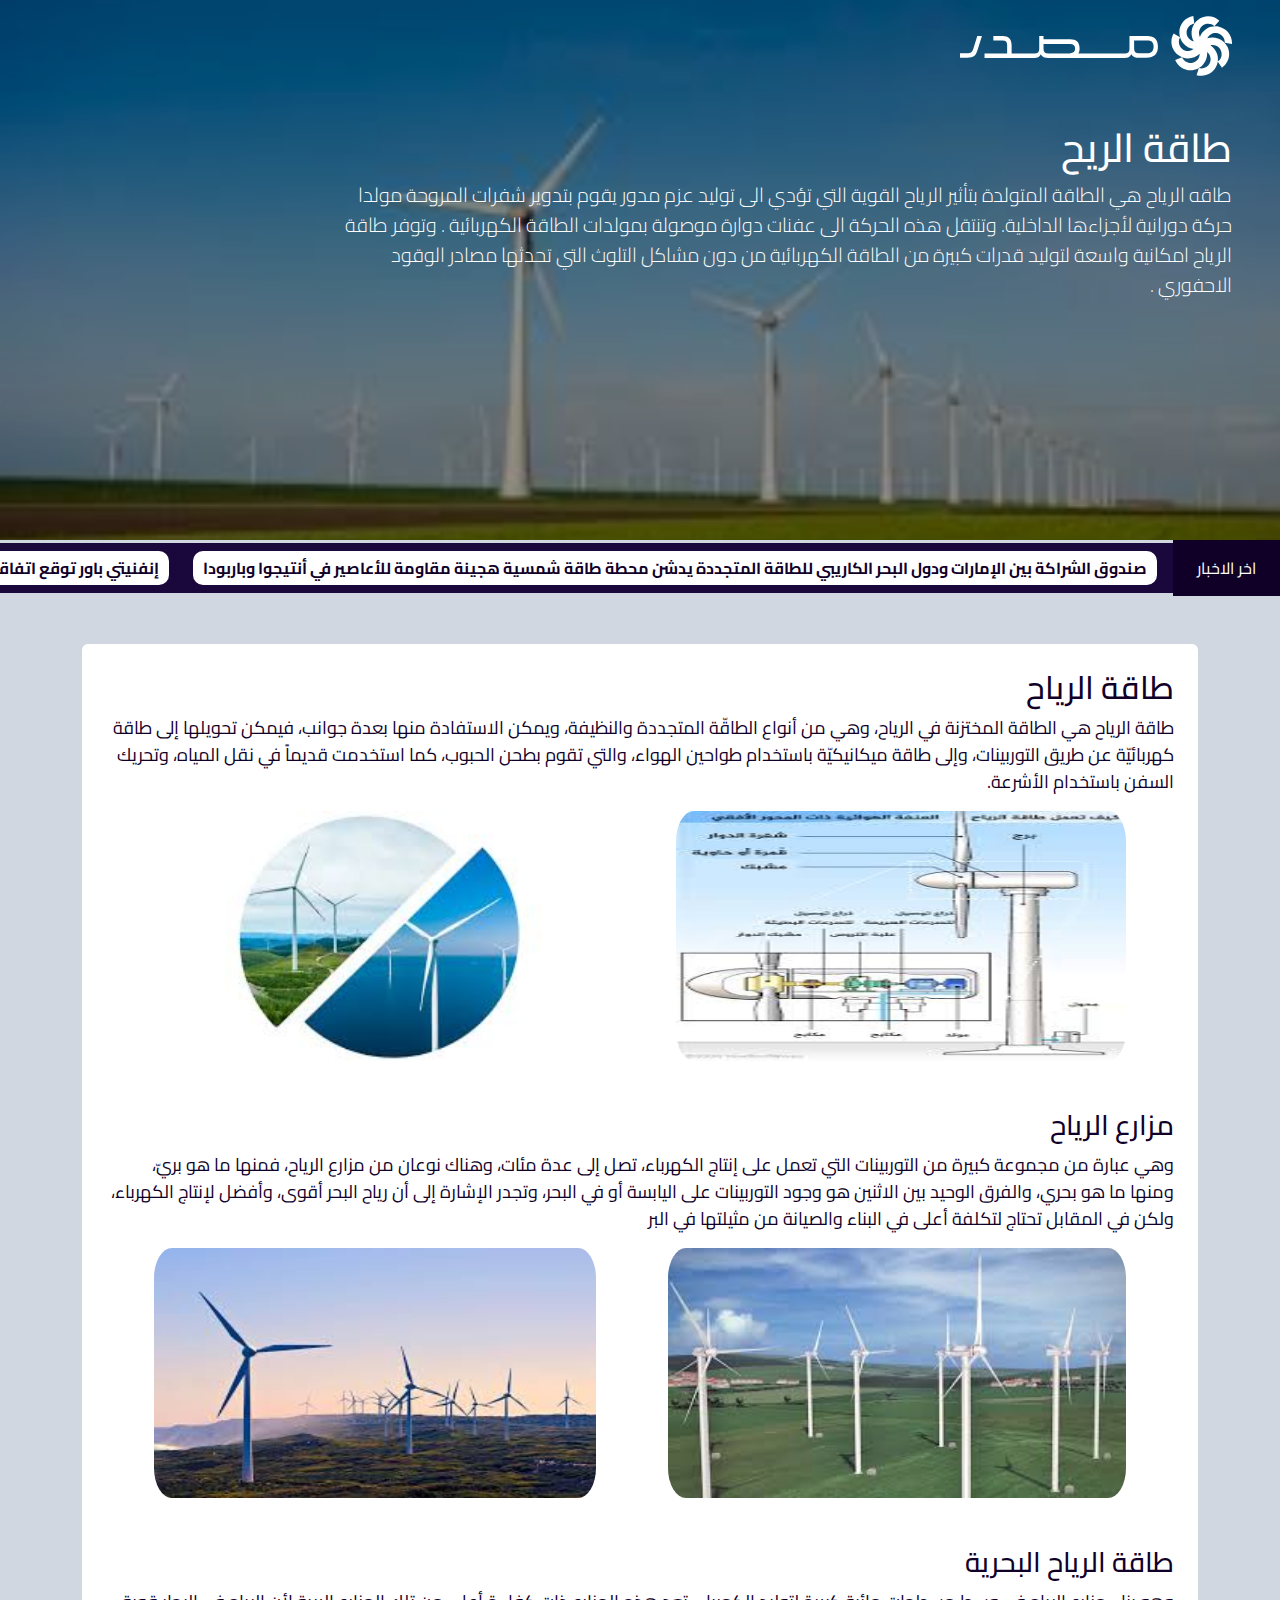
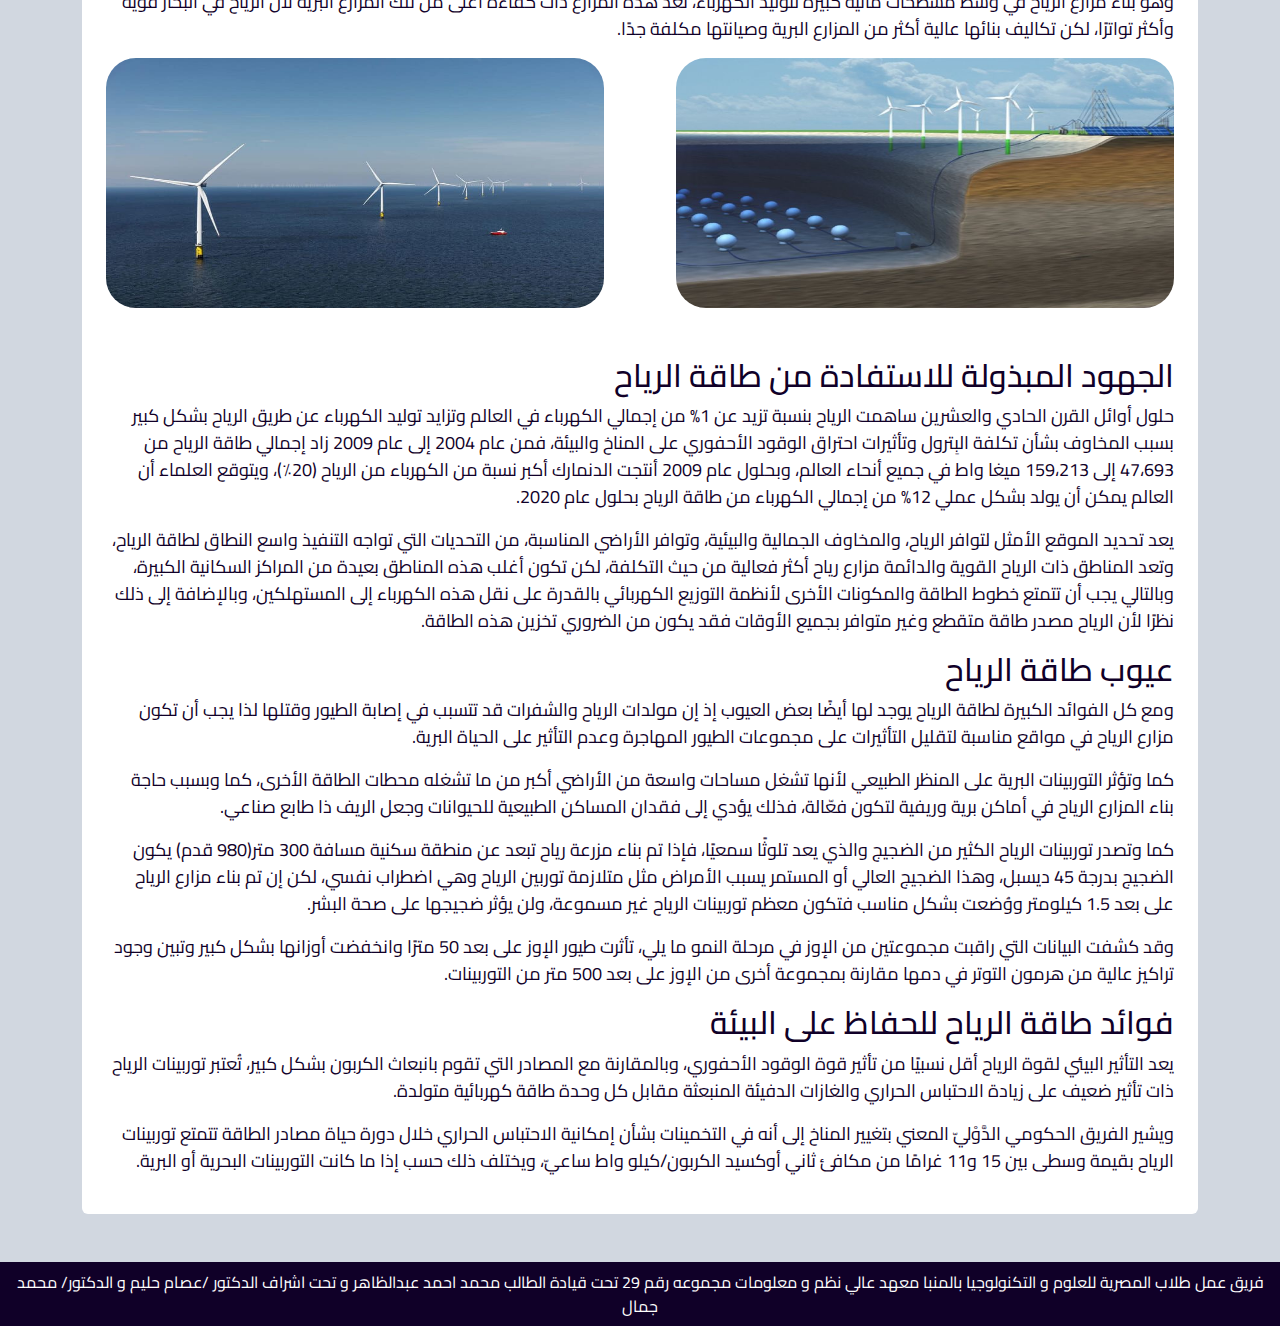
<file: pages/windpower.html>
<!DOCTYPE html>
<html lang="ar" dir="rtl">

<head>
  <meta charset="UTF-8">
  <meta name="viewport" content="width=device-width, initial-scale=1.0">
  <link rel="icon" href="../media/images/pages/hydrogen/icon.svg">
  <link rel="stylesheet" href="../css/bootstrap.min.css">
  <link rel="stylesheet" href="../css/style.css">

  <title>طاقة الريح</title>
</head>

<body>
  <header class="header z-1 text-white overflow-hidden vh-30">
    <div class="overlay position-absolute" style="inset:0">
      <img src="../media/images/windpower/1.jpeg" alt="banner" class="w-100 h-100" style="object-fit: cover;">
    </div>
    <a href="../index.html"> <img src="../media/images/logo.svg" alt="logo"
        class="w-25 z-3 position-relative pt-3 pe-5 wow bounceInLeft" data-wow-duration="1s"> </a>
    <div class="z-3 position-relative pt-5 pe-5 w-75">
      <h1 class="fs-[3rem]  wow bounceInRight" data-wow-duration="1s" data-wow-delay="1s">طاقة الريح</h1>
      <p class="wow bounceInUp" style="font-size: 20px;font-weight: 300;" data-wow-duration="1s" data-wow-delay="2s">
        طاقه الرياح هي الطاقة المتولدة بتأثير الرياح
        القوية التي تؤدي الى توليد عزم مدور يقوم بتدوير
        شفرات المروحة مولدا حركة دورانية لأجزاءها
        الداخلية. وتنتقل هذه الحركة الى عفنات دوارة
        موصولة بمولدات الطاقة الكهربائية .
        وتوفر طاقة الرياح امكانية واسعة لتوليد قدرات
        كبيرة من الطاقة الكهربائية من دون
        مشاكل التلوث التي تحدثها مصادر
        الوقود الاحفوري .
      </p>
    </div>

  </header>
  <div class=" breaking-news d-flex justify-content-between  align-items-center ">
    <div class=" bg-primary px-4 py-3 text-nowrap">اخر الاخبار</div>
    <div class=" tricker flex-grow-1 bg-secoundary px-3 py-2 overflow-hidden ">
      <div class=" tricker-wraper  d-flex gap-4 flex-nowrap" style="width: fit-content;">
        <div class="news">صندوق الشراكة بين الإمارات ودول البحر الكاريبي للطاقة المتجددة يدشن محطة طاقة شمسية هجينة
          مقاومة للأعاصير في أنتيجوا وباربودا</div>
        <div class="news">إنفنيتي باور توقع اتفاقية مدتها 20 عامًا مع شركة الكهرباء الوطنية السنغاليةSenelec لتوفير
          حلول
          بطاريات تخزين الطاقة على مستوى البنية التحتية في السنغال</div>
        <div class="news">أول تحالف بحثي في الإمارات لتوسيع إنتاج وقود الطيران المستدام</div>
        <div class="news">منصة "شباب من أجل الاستدامة" تعلن عن المشروع الفائز بمسابقة "الابتكار من أجل المناخ"</div>
        <div class="news">ثورة طاقة متجددة بمشاركة مصرية.. جيل جديد من بطاريايات الزنك</div>
        <div class="news">"توتال إنرجيز" تستحوذ على مشروعين لطاقة الرياح في الدنمارك</div>
        <div class="news">118 دولة تتعهد بمضاعفة الطاقة المتجددة 3 مرات بحلول 2030</div>
        <div class="news">وزير الطاقة السعودي: يمكننا أن نكون المصدر للهيدروجين النظيف</div>
        <div class="news">IRENA: العالم بحاجة لخفض الانبعاثات 40% بحلول 2030
        </div>
        <div class="news"> أردوغان: نسبة استخدام الطاقة المتجددة في تركيا ارتفعت %1</div>
      </div>
    </div>
    <div class="blog">

    </div>
  </div>
  <main class="container ">

    <div class="content bg-white rounded p-4  mt-5 ">
      <h2>طاقة الرياح
      </h2>
      <p>طاقة الرياح هي الطاقة المختزنة في الرياح، وهي من أنواع الطاقّة المتجددة والنظيفة، ويمكن الاستفادة منها بعدة
        جوانب، فيمكن تحويلها إلى طاقة كهربائيّة عن طريق التوربينات، وإلى طاقة ميكانيكيّة باستخدام طواحين الهواء، والتي
        تقوم بطحن الحبوب، كما استخدمت قديماً في نقل المياه، وتحريك السفن باستخدام الأشرعة.
      </p>
      <div class="row gap-5 px-5 ">
        <img class="col-12 col-md" style="border-radius: 30px;height: 250px;" src="../media/images/windpower/4.jpeg"
          alt="hydrogen">
        <img class="col-12 col-md " style="border-radius: 30px;height: 250px;" src="../media/images/windpower/3.jpeg"
          alt="hydrogen">
      </div>
      <h3 class="mt-5">مزارع الرياح
      </h3>
      <p>وهي عبارة من مجموعة كبيرة من التوربينات التي تعمل على إنتاج الكهرباء، تصل إلى عدة مئات، وهناك نوعان من مزارع
        الرياح، فمنها ما هو بريّ، ومنها ما هو بحري، والفرق الوحيد بين الاثنين هو وجود التوربينات على اليابسة أو في
        البحر، وتجدر الإشارة إلى أن رياح البحر أقوى، وأفضل لإنتاج الكهرباء، ولكن في المقابل تحتاج لتكلفة أعلى في البناء
        والصيانة من مثيلتها في البر

      </p>
      <div class="row gap-5 px-5 ">
        <img class="col-12 col-md" style="border-radius: 30px;height: 250px;" src="../media/images/windpower/7.jpeg"
          alt="hydrogen">
        <img class="col-12 col-md " style="border-radius: 30px;height: 250px;" src="../media/images/windpower/8.jpeg"
          alt="hydrogen">
      </div>
      <h3 class="mt-5">طاقة الرياح البحرية
      </h3>
      <p>وهو بناء مزارع الرياح في وسط مسطحات مائية كبيرة لتوليد الكهرباء، تعد هذه المزارع ذات كفاءة أعلى من تلك المزارع
        البرية لأن الرياح في البحار قوية وأكثر تواترًا، لكن تكاليف بنائها عالية أكثر من المزارع البرية وصيانتها مكلفة
        جدًا.

      </p>
      <div class="row gap-5">
        <div class=" col-12 col-md">
          <img class="w-100" style="border-radius: 30px;height: 250px;" src="../media/images/windpower/5.jpg"
            alt="hydrogen">

        </div>
        <div class=" col-12 col-md">
          <img class="w-100" style="border-radius: 30px;height: 250px;" src="../media/images/windpower/6.jpg"
            alt="hydrogen">

        </div>
      </div>
      <h2 class="mt-5">الجهود المبذولة للاستفادة من طاقة الرياح
      </h2>
      <p>حلول أوائل القرن الحادي والعشرين ساهمت الرياح بنسبة تزيد عن 1% من إجمالي الكهرباء في العالم وتزايد توليد
        الكهرباء عن طريق الرياح بشكل كبير بسبب المخاوف بشأن تكلفة البِترول وتأثيرات احتراق الوقود الأحفوري على المناخ
        والبيئة، فمن عام 2004 إلى عام 2009 زاد إجمالي طاقة الرياح من 47،693 إلى 159،213 ميغا واط في جميع أنحاء العالم،
        وبحلول عام 2009 أنتجت الدنمارك أكبر نسبة من الكهرباء من الرياح (20٪)، ويتوقع العلماء أن العالم يمكن أن يولد بشكل
        عملي 12% من إجمالي الكهرباء من طاقة الرياح بحلول عام 2020.</p>
      <p>يعد تحديد الموقع الأمثل لتوافر الرياح، والمخاوف الجمالية والبيئية، وتوافر الأراضي المناسبة، من التحديات التي
        تواجه التنفيذ واسع النطاق لطاقة الرياح، وتعد المناطق ذات الرياح القوية والدائمة مزارع رياح أكثر فعالية من حيث
        التكلفة، لكن تكون أغلب هذه المناطق بعيدة من المراكز السكانية الكبيرة، وبالتالي يجب أن تتمتع خطوط الطاقة
        والمكونات الأخرى لأنظمة التوزيع الكهربائي بالقدرة على نقل هذه الكهرباء إلى المستهلكين، وبالإضافة إلى ذلك نظرًا
        لأن الرياح مصدر طاقة متقطع وغير متوافر بجميع الأوقات فقد يكون من الضروري تخزين هذه الطاقة.</p>
      <h2>عيوب طاقة الرياح</h2>
      <p>ومع كل الفوائد الكبيرة لطاقة الرياح يوجد لها أيضًا بعض العيوب إذ إن مولدات الرياح والشفرات قد تتسبب في إصابة
        الطيور وقتلها لذا يجب أن تكون مزارع الرياح في مواقع مناسبة لتقليل التأثيرات على مجموعات الطيور المهاجرة وعدم
        التأثير على الحياة البرية.</p>
      <p>كما وتؤثر التوربينات البرية على المنظر الطبيعي لأنها تشغل مساحات واسعة من الأراضي أكبر من ما تشغله محطات الطاقة
        الأخرى، كما وبسبب حاجة بناء المزارع الرياح في أماكن برية وريفية لتكون فعّالة، فذلك يؤدي إلى فقدان المساكن
        الطبيعية للحيوانات وجعل الريف ذا طابع صناعي.</p>
      <p>كما وتصدر توربينات الرياح الكثير من الضجيج والذي يعد تلوثًا سمعيًا، فإذا تم بناء مزرعة رياح تبعد عن منطقة سكنية
        مسافة 300 متر(980 قدم) يكون الضجيج بدرجة 45 ديسبل، وهذا الضجيج العالي أو المستمر يسبب الأمراض مثل متلازمة توربين
        الرياح وهي اضطراب نفسي، لكن إن تم بناء مزارع الرياح على بعد 1.5 كيلومتر ووُضعت بشكل مناسب فتكون معظم توربينات
        الرياح غير مسموعة، ولن يؤثر ضجيجها على صحة البشر.</p>
      <p>وقد كشفت البيانات التي راقبت مجموعتين من الإوز في مرحلة النمو ما يلي، تأثرت طيور الإوز على بعد 50 مترًا وانخفضت
        أوزانها بشكل كبير وتبين وجود تراكيز عالية من هرمون التوتر في دمها مقارنة بمجموعة أخرى من الإوز على بعد 500 متر
        من التوربينات.</p>
      <h2>فوائد طاقة الرياح للحفاظ على البيئة</h2>
      <p>يعد التأثير البيئي لقوة الرياح أقل نسبيًا من تأثير قوة الوقود الأحفوري، وبالمقارنة مع المصادر التي تقوم بانبعاث
        الكربون بشكل كبير، تُعتبر توربينات الرياح ذات تأثير ضعيف على زيادة الاحتباس الحراري والغازات الدفيئة المنبعثة
        مقابل كل وحدة طاقة كهربائية متولدة.</p>
      <p>ويشير الفريق الحكومي الدَّوْليّ المعني بتغيير المناخ إلى أنه في التخمينات بشأن إمكانية الاحتباس الحراري خلال
        دورة حياة مصادر الطاقة تتمتع توربينات الرياح بقيمة وسطى بين 15 و11 غرامًا من مكافئ ثاني أوكسيد الكربون/كيلو واط
        ساعيّ، ويختلف ذلك حسب إذا ما كانت التوربينات البحرية أو البرية.</p>
    </div>
  </main>
  <footer class="bg-primary py-2 mt-5 text-center">
    فريق عمل طلاب المصرية للعلوم و التكنولوجيا بالمنبا معهد عالي نظم و معلومات مجموعه رقم 29 تحت قيادة الطالب محمد احمد عبدالظاهر و تحت اشراف الدكتور /عصام حليم و الدكتور/ محمد جمال
  </footer>
  <script src="../js/bootstrap.bundle.min.js"></script>
</body>

</html>
</file>
<file: css/style.css>
@import url('https://fonts.googleapis.com/css2?family=Cairo:wght@200..1000&display=swap');

:root {
  --primary: #100028;
  --secoundary: #1a083d;
  --grey: #d1d7e0;
}

* {
  box-sizing: border-box;
}

body {
  font-family: "Cairo", sans-serif;
  background-color: var(--grey);
  color: var(--primary);

}

.bg-primary {
  background-color: var(--primary) !important;
  color: white;
}

.bg-secoundary {
  background-color: var(--secoundary) !important;
  color: #fff;

}

input::placeholder {
  color: inherit;
}

a {
  color: inherit !important;
  text-decoration: none;
  transition: all .5s ease;
}

p {
  font-size: 18px;
}

.header {
  background: url(../media/images/energy_banner.jpg) no-repeat;
  background-attachment: fixed;
  width: 100%;
  height: 60vh;
  background-size: cover;
  backdrop-filter: blur(4px);
  background-position: bottom;
  position: relative;
}

.header::before {
  content: "";
  position: absolute;
  background-color: rgba(0, 0, 0, .4);
  inset: 0;
  z-index: 2;
}

/* .header::after {
  content: "";
  position: absolute;
  bottom: 0;
  width: 100%;
  height: 150px;
  z-index: 3;
  background-color: white;
  clip-path: polygon(0 55%, 0% 100%, 100% 100%);
} */


.tricker-wraper {
  &:nth-child(odd) {
    animation: loop 60s -10s linear infinite;
  }

  &:nth-child(odd):hover {
    animation-play-state: paused;
  }

  .news {
    text-wrap: nowrap;
  }


}

@keyframes loop {
  0% {
    transform: translateX(-50%);
  }

  to {
    transform: translateX(100%);
  }
}

.breaking-news {
  .news {
    background-color: white;
    color: var(--primary);
    padding: 5px 10px;
    border-radius: 10px;
    font-weight: bold;
  }
}

.content {

  /* .educational-material {
 gap: 2%; 

     >div {
      width: calc(98%/2)
    } 
  } */

  .item:hover .overlay {
    transform: scale(1.1);
  }

  .overlay {
    position: absolute;
    inset: 0;
    background-size: cover !important;
    transition: all .5s ease;
    transform: scale(1);
  }

  .overlay::after {
    content: "";
    position: absolute;
    inset: 0;
    background-color: rgba(0, 0, 0, .3);
    z-index: 1;
  }

  .hydrogen-energy .overlay {
    background: url(../media/images/educational-material/Hydrogenenergy.jpg) no-repeat;
  }

  .Hydroelectric-adhesive .overlay {
    background: url(../media/images/educational-material/Hydroelectric-energy.jpg) no-repeat;
  }

  .thermal-energy .overlay {
    background: url(../media/images/educational-material/Thermal-energy.jpg) no-repeat;
  }

  .wind-details .overlay {
    background: url(../media/images/educational-material/wind-detailed.jpg) no-repeat;
  }

  .link {
    position: relative;

    &::after {
      content: "";
      position: absolute;
      height: 2px;
      width: 100%;
      background-color: rgba(255, 255, 255, .4);
      bottom: 0;
      right: 0;
    }
  }

  .latest-news {
    .item {
      border-bottom: 1px solid var(--grey);

      h2,
      p {
        display: -webkit-box;
        -webkit-line-clamp: 2;
        -webkit-box-orient: vertical;
        overflow: hidden;
      }

      p {
        -webkit-line-clamp: 3;
      }

      a:hover {
        color: #480eb9 !important;
      }
    }
  }
}
</file>
